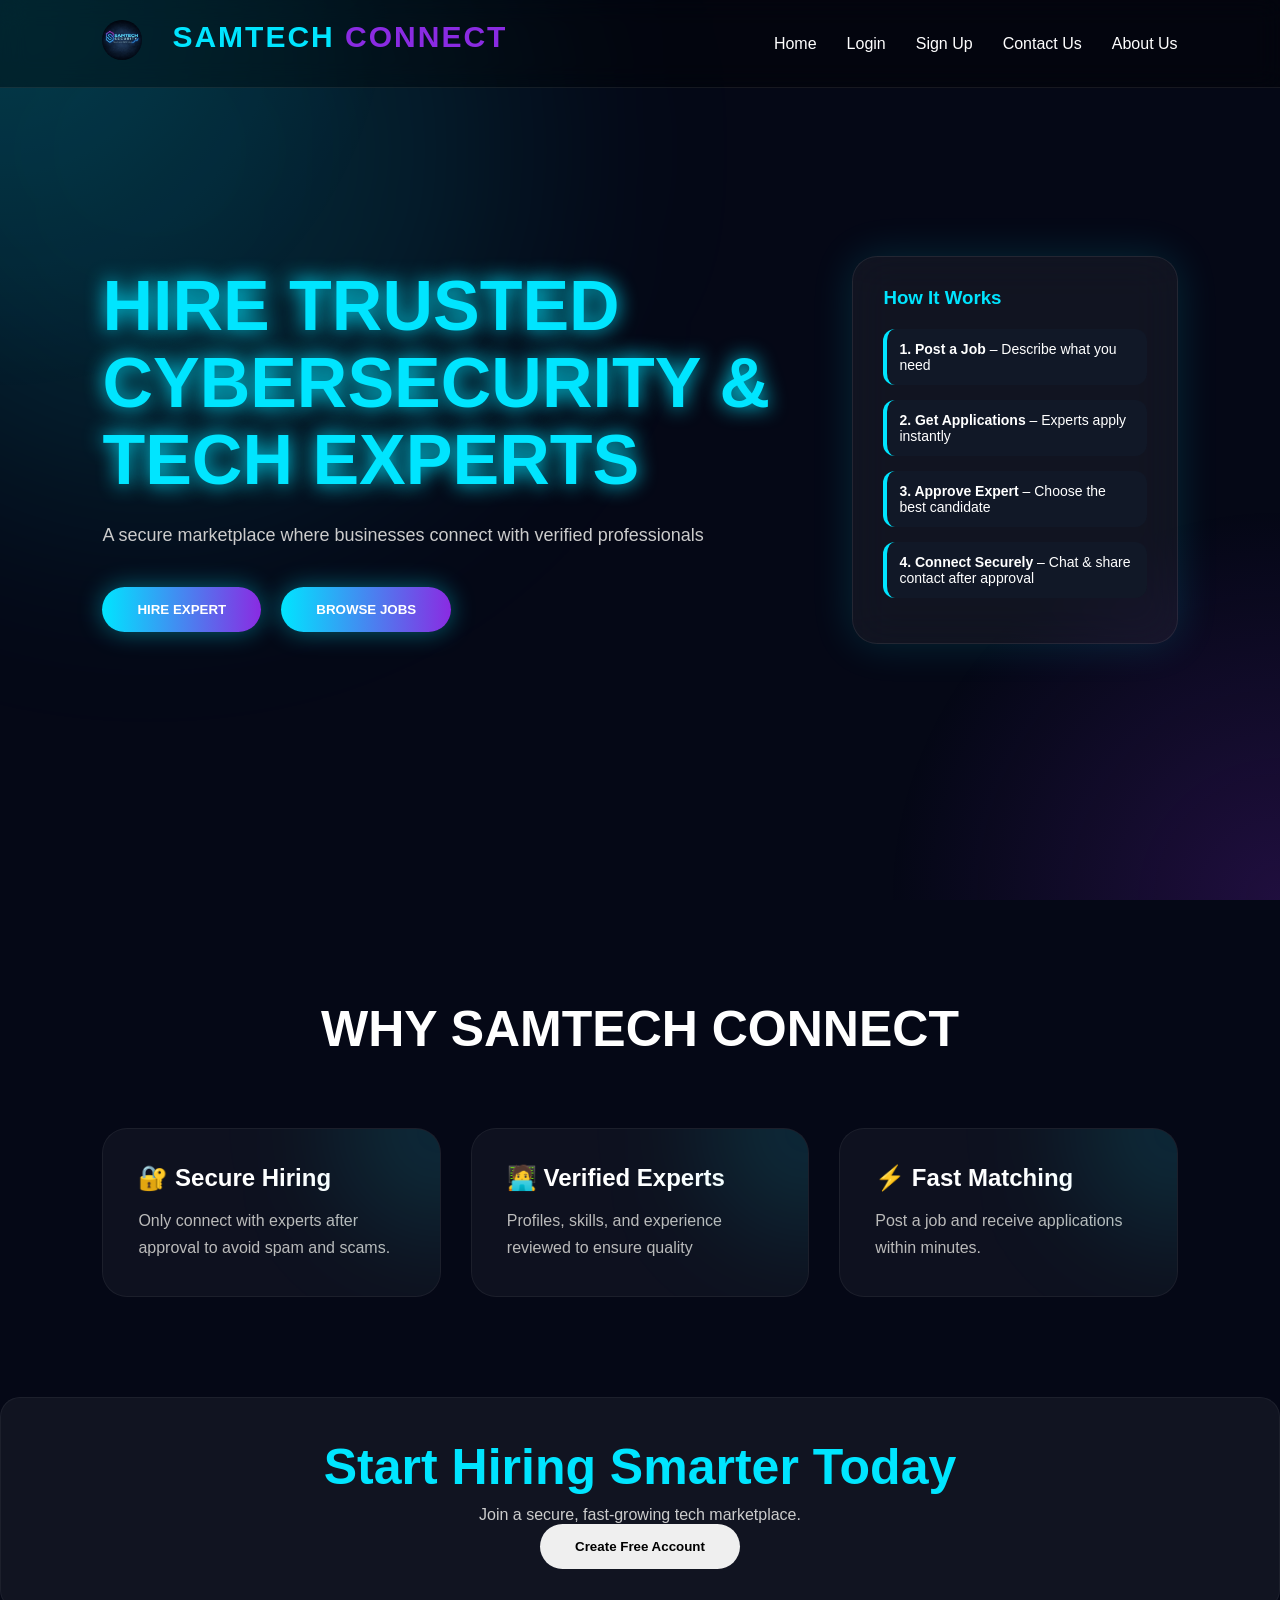
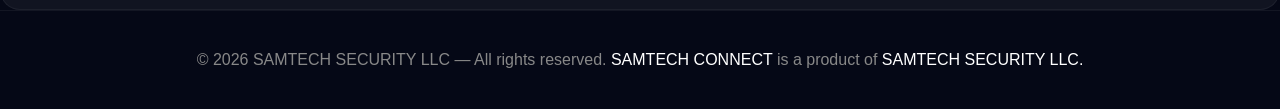
<file: frontend/index.html>
<!DOCTYPE html>

<html lang="en">
<head>
<meta charset="UTF-8">
<meta name="viewport" content="width=device-width, initial-scale=1.0">
<title>SAMTECH CONNECT</title>

<link href="https://fonts.googleapis.com/css2?family=Inter:wght@300;400;600;700&display=swap" rel="stylesheet">
<link rel="stylesheet" href="css/styles.css">


</head>

<body>

<div class="container">

<!-- NAV -->

  <nav>
        <div class="logo">
        <ul>
         <li><img style="height: 40px; width: 40px; border-radius: 50%;" src="images/samtech-security.png" alt="Logo"></li>
         <li>SAMTECH <span>CONNECT</span></li>
        </ul>
    </div>

    <ul>
      <li><a href="#">Home</a></li>
      <li><a href="login.html">Login</a></li>
      <li><a href="register.html">Sign Up</a></li>
      <li><a href="https://samtech-security.netlify.app#contact">Contact Us</a></li>
      <li><a href="https://samtech-security.netlify.app/history.html">About Us</a></li>
    </ul>
  </nav>



  <!-- HERO SECTION -->

  <section class="hero">

    <div class="hero-content" data-aos="fade-right">

      <h1>
         <span>Hire Trusted Cybersecurity & Tech Experts</span> 
      </h1>

      <p>
       A secure marketplace where businesses connect with verified professionals
      </p>

      <div class="hero-buttons">
        <button class="btn btn-primary" onclick="location.href='register.html'">
           HIRE EXPERT
        </button>
        <button class="btn btn-primary" onclick="location.href='marketplace.html'">
          BROWSE JOBS
        </button>
      </div>

    </div>

<!-- HOW IT WORKS -->


    <div class="hero-card" data-aos="fade-left">

      <h3>How It Works</h3>

      <div class="threat">
        <strong>1. Post a Job</strong> – Describe what you need
      </div>

      <div class="threat">
        <strong>2. Get Applications</strong> – Experts apply instantly
      </div>

      <div class="threat">
        <strong>3. Approve Expert</strong> – Choose the best candidate
      </div>

      <div class="threat">
        <strong>4. Connect Securely</strong> – Chat & share contact after approval
      </div>

    </div>

  </section>


<section id="services">

    <div class="section-title" data-aos="fade-up">
      <h2>WHY SAMTECH CONNECT</h2>
      <p></p>
    </div>

    <div class="services-grid">

      <div class="service-card" data-aos="zoom-in">
        <i class="fa-solid fa-user-secret"></i>
        <h3>🔐 Secure Hiring</h3>
        <p>Only connect with experts after approval to avoid spam and scams.</p>
      </div>

      <div class="service-card" data-aos="zoom-in">
        <i class="fa-solid fa-shield-halved"></i>
        <h3>🧑‍💻 Verified Experts</h3>
        <p>Profiles, skills, and experience reviewed to ensure quality</p>
      </div>

      <div class="service-card" data-aos="zoom-in">
        <i class="fa-solid fa-bug"></i>
        <h3>⚡ Fast Matching</h3>
        <p>Post a job and receive applications within minutes.</p>
      </div>



    </div>

</section>



<!-- FINAL CTA -->


    <div class="stats">

      <div class="stat-box" data-aos="fade-up">
        <h3>Start Hiring Smarter Today</h3>
        <p>Join a secure, fast-growing tech marketplace.</p>
        <button class="btn primary" onclick="location.href='register.html'">
         Create Free Account
        </button>
      </div>


    </div>

  </section>


<!-- FOOTER -->

<footer>
  © 2026 SAMTECH SECURITY LLC — All rights reserved. <a href="#">SAMTECH CONNECT</a> is a product of <span><a href="https://samtech-security.netlify.app#">SAMTECH SECURITY LLC.</a></span>
</footer>

</div>

</body>
</html>
</file>
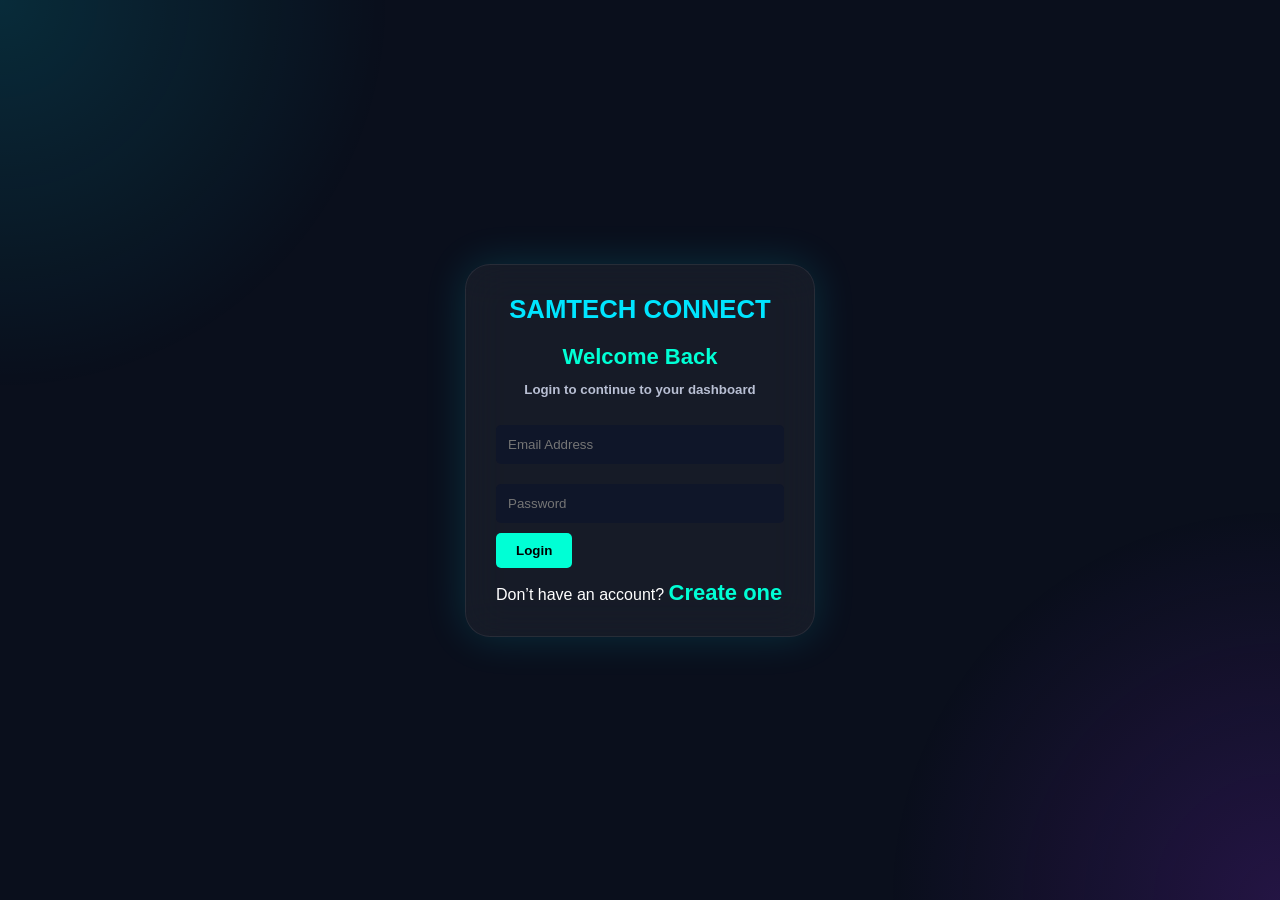
<file: frontend/applicants.html>
<!DOCTYPE html>
<html lang="en">
<head>
  <meta charset="UTF-8" />
  <meta name="viewport" content="width=device-width, initial-scale=1.0" />
  <title>Applicants | SAMTECH CONNECT</title>
  <link rel="stylesheet" href="css/style.css" />
</head>
<body>
  <script>
    const role = localStorage.getItem("role");
    if (!role) {
      window.location.href = "login.html";
    } else if (role !== "client") {
      window.location.href = "dashboard-expert.html";
    }
  </script>

  <div class="sidebar">
    <div class="logo">SAMTECH</div>
    <ul>
      <li><a href="dashboard-client.html">Dashboard</a></li>
      <li><a href="post-job.html">Post Job</a></li>
      <li><a href="messages.html">Messages</a></li>
      <li><a href="profile.html">Profile</a></li>
      <li><a href="#" onclick="logout()">Logout</a></li>
    </ul>
  </div>

  <div class="main">
    <div class="topbar">
      <h2>Job Applicants</h2>
      <div class="profile">
        <span id="userName">Client</span>
      </div>
    </div>

    <div class="card">
      <h3>Applicants List</h3>
      <div id="applicantsContainer">Loading applicants...</div>
    </div>
  </div>

  <script>
    const API_URL = "https://samtech-connect.onrender.com/api";
    const token = localStorage.getItem("token");
    const userName = localStorage.getItem("name") || "Client";
    document.getElementById("userName").textContent = userName;

    function logout() {
      localStorage.clear();
      window.location.href = "login.html";
    }

    function getJobId() {
      const params = new URLSearchParams(window.location.search);
      return params.get("jobId");
    }

    async function loadApplicants() {
      const jobId = getJobId();
      const container = document.getElementById("applicantsContainer");

      if (!jobId) {
        container.innerHTML = "<p>No job selected.</p>";
        return;
      }

      try {
        const res = await fetch(`${API_URL}/applications/job/${jobId}`, {
          headers: {
            "Authorization": token
          }
        });

        const applications = await res.json();

        if (!Array.isArray(applications)) {
          container.innerHTML = `<p>${applications.msg || "Unable to load applicants."}</p>`;
          return;
        }

        if (applications.length === 0) {
          container.innerHTML = "<p>No applicants yet for this job.</p>";
          return;
        }

        container.innerHTML = applications.map(app => `
          <div class="job-item">
            <div class="applicant-header">
              <img src="${app.expert?.profilePic || 'https://via.placeholder.com/80'}" class="mini-avatar" alt="avatar">
              <div>
                <h4>${app.expert?.name || "Expert"}</h4>
                <p><strong>Username:</strong> @${app.expert?.username || "unknown"}</p>
                <p><strong>Email:</strong> ${app.expert?.email || "Not available"}</p>
                <p><strong>Phone:</strong> ${app.expert?.contact?.phone || "Not available"}</p>
              </div>
            </div>

            <p><strong>Skills:</strong> ${Array.isArray(app.expert?.skills) ? app.expert.skills.join(", ") : "None listed"}</p>
            <p><strong>Bio:</strong> ${app.expert?.bio || "No bio provided."}</p>
            <p><strong>Status:</strong> <span class="status-badge status-${app.status}">${app.status}</span></p>

            <div class="action-row">
              <button onclick="updateStatus('${app._id}', 'accepted')">Approve</button>
              <button class="danger-btn" onclick="updateStatus('${app._id}', 'rejected')">Reject</button>
              <button onclick="openChatWith('${app.expert?.username || ""}')">Message Expert</button>
            </div>
          </div>
        `).join("");
      } catch (error) {
        console.error(error);
        container.innerHTML = "<p>Server connection failed.</p>";
      }
    }

    async function updateStatus(applicationId, status) {
      try {
        const res = await fetch(`${API_URL}/applications/${applicationId}/status`, {
          method: "PUT",
          headers: {
            "Content-Type": "application/json",
            "Authorization": token
          },
          body: JSON.stringify({ status })
        });

        const data = await res.json();

        if (!res.ok) {
          alert(data.msg || "Failed to update status");
          return;
        }

        alert("Application updated successfully");
        loadApplicants();
      } catch (error) {
        console.error(error);
        alert("Server connection failed");
      }
    }

    function openChatWith(username) {
      if (!username) return;
      window.location.href = `messages.html?username=${encodeURIComponent(username)}`;
    }

    loadApplicants();
  </script>
</body>
</html>
</file>
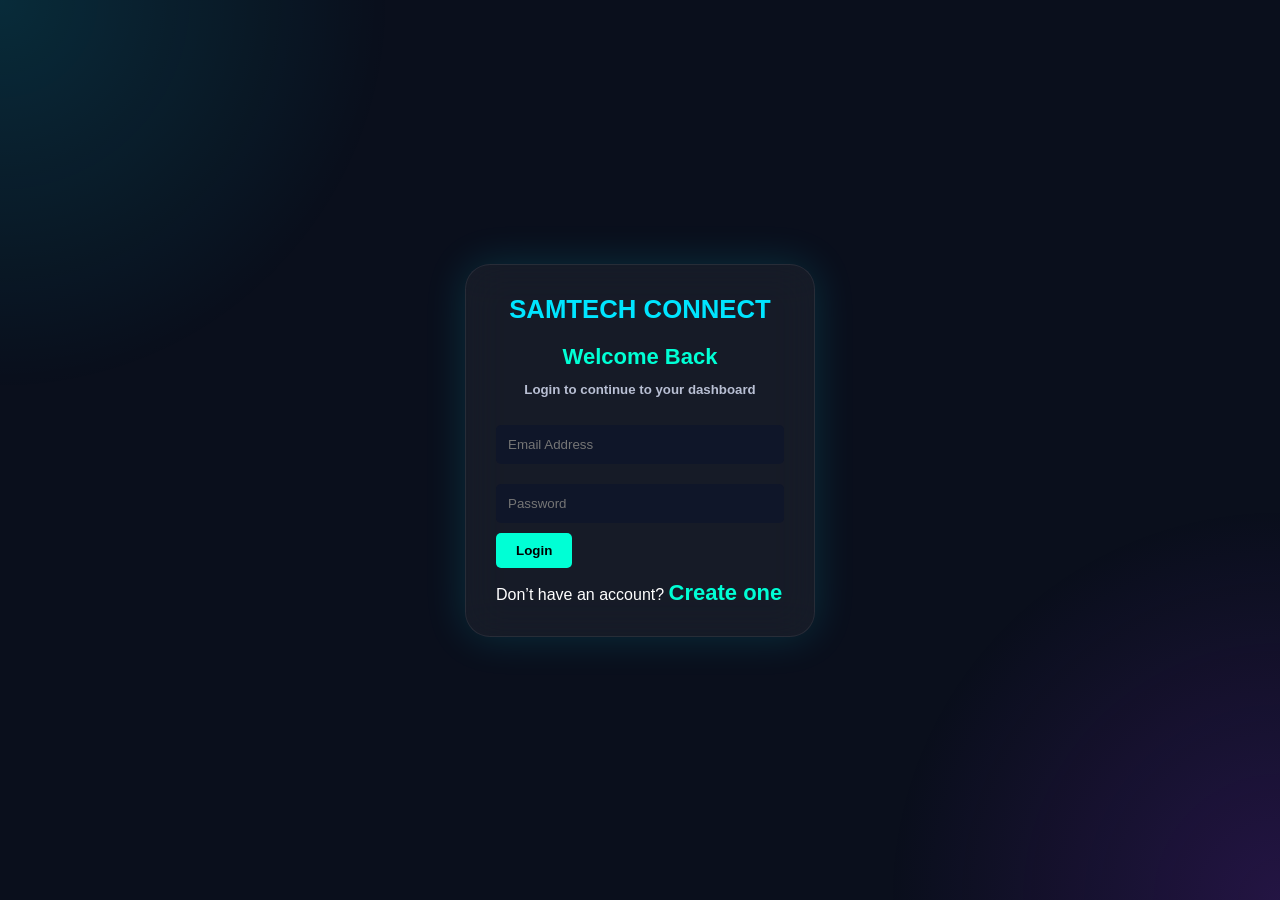
<file: frontend/applications.html>
<!DOCTYPE html>
<html lang="en">
<head>
  <meta charset="UTF-8" />
  <meta name="viewport" content="width=device-width, initial-scale=1.0" />
  <title>My Applications | SAMTECH CONNECT</title>
  <link rel="stylesheet" href="css/style.css" />
</head>
<body>
  <script>
    const role = localStorage.getItem("role");
    if (!role) {
      window.location.href = "login.html";
    } else if (role !== "expert") {
      window.location.href = "dashboard-client.html";
    }
  </script>

  <div class="sidebar">
    <div class="logo">SAMTECH CONNECT</div>
    <ul>
      <li><a href="dashboard-expert.html">Dashboard</a></li>
      <li><a href="marketplace.html">Available Jobs</a></li>
      <li><a href="applications.html">My Applications</a></li>
      <li><a href="messages.html">Messages</a></li>
      <li><a href="profile.html">Profile</a></li>
      <li><a href="#" onclick="logout()">Logout</a></li>
    </ul>
  </div>

  <div class="main">
    <div class="topbar">
      <h2>My Applications</h2>
      <div class="profile">
        <span id="userName">Expert</span>
      </div>
    </div>

    <div class="card">
      <h3>Application History</h3>
      <p class="muted-left">Track the jobs you have applied for and their current status.</p>
      <div id="applicationsContainer">Loading applications...</div>
    </div>
  </div>

  <script>
    const API_URL = "https://samtech-connect.onrender.com/api";
    const token = localStorage.getItem("token");
    const userName = localStorage.getItem("name") || "Expert";

    document.getElementById("userName").textContent = userName;

    function logout() {
      localStorage.clear();
      window.location.href = "login.html";
    }

    async function loadApplications() {
      const container = document.getElementById("applicationsContainer");

      try {
        const res = await fetch(`${API_URL}/applications/my`, {
          headers: {
            "Authorization": token
          }
        });

        const applications = await res.json();

        if (!Array.isArray(applications)) {
          container.innerHTML = "<p>Unable to load applications.</p>";
          return;
        }

        if (applications.length === 0) {
          container.innerHTML = "<p>You have not applied for any jobs yet.</p>";
          return;
        }

        container.innerHTML = applications.map(app => `
          <div class="job-item">
            <h4>${app.job?.title || "Untitled Job"}</h4>
            <p><strong>Status:</strong> <span class="status-badge status-${app.status}">${app.status}</span></p>
            ${app.status === "accepted" ? `<p class="success-text">You have been accepted. You can now connect with the client.</p>` : ""}
            ${app.status === "rejected" ? `<p class="danger-text">This application was not selected.</p>` : ""}
            ${app.status === "pending" ? `<p class="muted-left">Your application is still under review.</p>` : ""}
          </div>
        `).join("");
      } catch (error) {
        container.innerHTML = "<p>Server connection failed.</p>";
      }
    }

    loadApplications();
  </script>
</body>
</html>
</file>
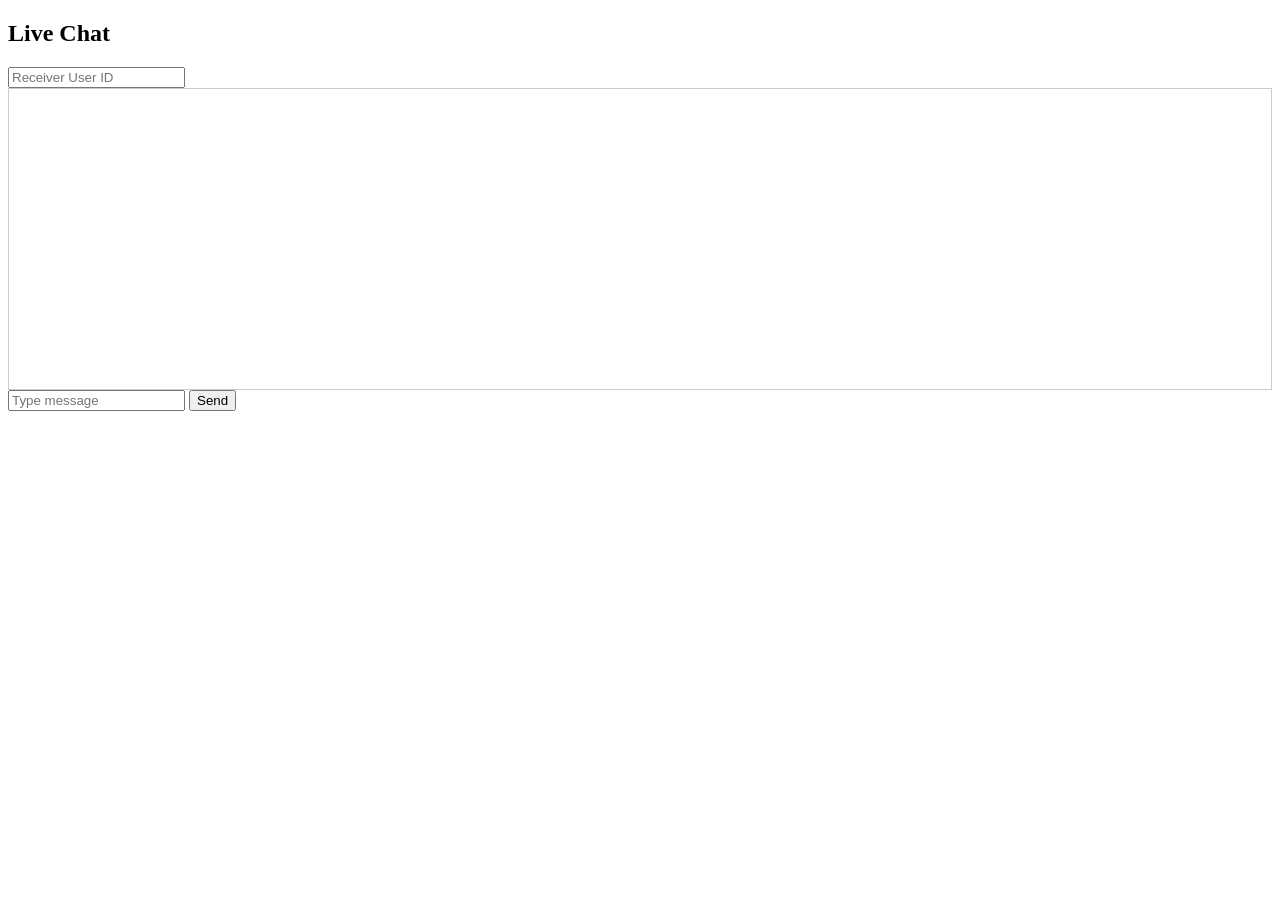
<file: frontend/chat.html>
<!DOCTYPE html>
<html>
<head>
<title>Live Chat | SAMTECH</title>
<script src="https://cdn.socket.io/4.5.4/socket.io.min.js"></script>
</head>

<body>

<h2>Live Chat</h2>

<input id="receiverId" placeholder="Receiver User ID">

<div id="chatBox" style="border:1px solid #ccc;height:300px;overflow:auto"></div>

<input id="messageInput" placeholder="Type message">

<button onclick="sendMessage()">Send</button>

<script>

const socket = io("https://samtech-connect.onrender.com")

const myId = localStorage.getItem("userId") // store this after login

// register user
socket.emit("register", myId)

// receive message
socket.on("receiveMessage", (msg)=>{

const chat = document.getElementById("chatBox")

chat.innerHTML += `<p><b>${msg.from}:</b> ${msg.message}</p>`

})

// send message
function sendMessage(){

const message = document.getElementById("messageInput").value
const to = document.getElementById("receiverId").value

socket.emit("sendMessage", {
from: myId,
to: to,
message: message
})

const chat = document.getElementById("chatBox")
chat.innerHTML += `<p><b>You:</b> ${message}</p>`

}
async function loadMessages(){

const token = localStorage.getItem("token")
const to = document.getElementById("receiverId").value

const res = await fetch(`https://samtech-connect.onrender.com/api/messages/${to}`,{
headers:{ "Authorization":token }
})

const data = await res.json()

const chat = document.getElementById("chatBox")

chat.innerHTML=""

data.forEach(msg=>{
chat.innerHTML += `<p><b>${msg.from}:</b> ${msg.message}</p>`
})

}
</script>

</body>
</html>
</file>
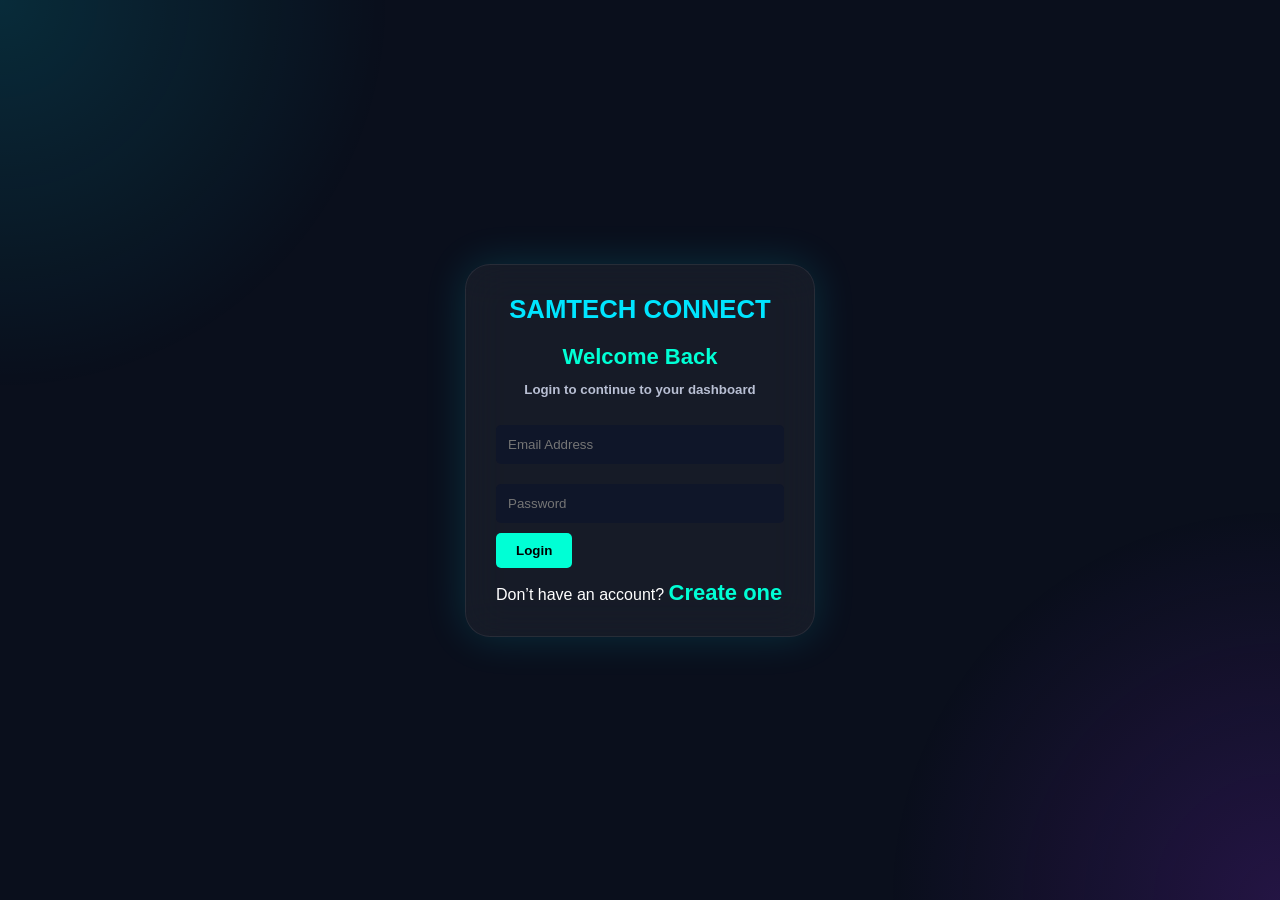
<file: frontend/login.html>
<!DOCTYPE html>
<html lang="en">
<head>
  <meta charset="UTF-8" />
  <meta name="viewport" content="width=device-width, initial-scale=1.0" />
  <title>Login | SAMTECH CONNECT</title>
  <link rel="stylesheet" href="css/style.css" />
  <link rel="stylesheet" href="css/styles.css">
  <script src="js/config.js"></script>
</head>
<body class="auth-page">
  <div class="hero-card" data-aos="fade-left">
    
    <div class="brand">
      <h3> SAMTECH CONNECT</h3>
      <h4>Welcome Back</h4>
    </div>
       <h5 class="muted">Login to continue to your dashboard</h5>

    <form id="loginForm">
      <input type="email" id="email" placeholder="Email Address" required />
      <input type="password" id="password" placeholder="Password" required />
      <button type="submit">Login</button>
    </form>

    <p id="message" class="form-message"></p>

    <p2>
      Don’t have an account? <a href="register.html" class="brand">Create one</a>
    </p2>
  </div>

<script src="js/auth.js"></script>

<script>
document.getElementById("loginForm").addEventListener("submit", async (e) => {
  e.preventDefault();

  const email = document.getElementById("email").value;
  const password = document.getElementById("password").value;

  const res = await fetch(`${API_URL}/auth/login`, {
    method: "POST",
    headers: {"Content-Type":"application/json"},
    body: JSON.stringify({ email, password })
  });

  const data = await res.json();

  if (!res.ok) {
    alert(data.msg);
    return;
  }

  // RESET STORAGE
  localStorage.clear();

  localStorage.setItem("token", data.token);
  localStorage.setItem("role", data.user.role);
  localStorage.setItem("username", data.user.username);
  localStorage.setItem("name", data.user.name);
  localStorage.setItem("userId", data.user.id);

  if (data.user.role === "client") {
  window.location.href = "dashboard-client.html";
} else if (data.user.role === "expert") {
  window.location.href = "dashboard-expert.html";
} else if (data.user.role === "admin") {
  window.location.href = "admin.html";
}
});
</script>
</body>
</html>
</file>
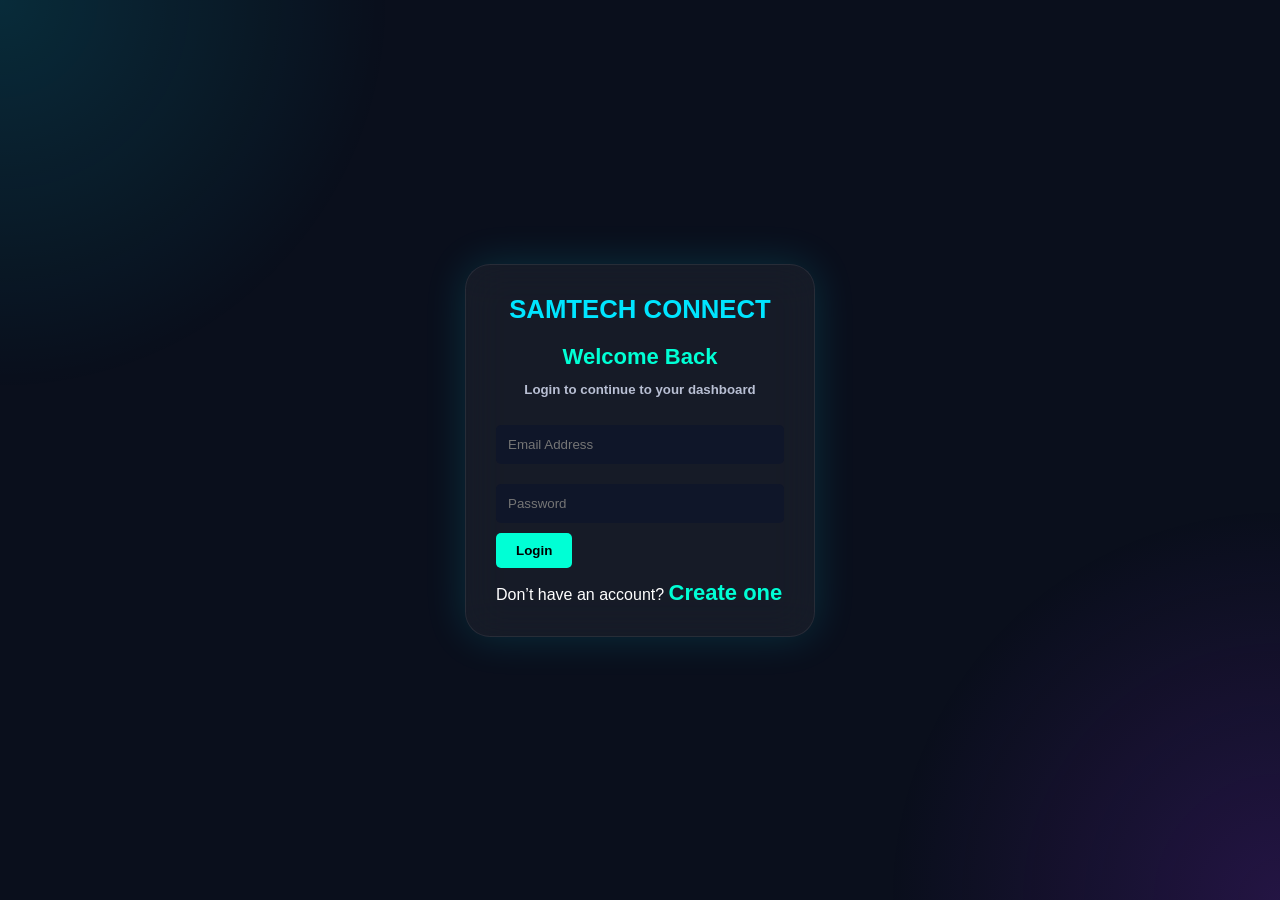
<file: frontend/messages.html>
<!DOCTYPE html>
<html lang="en">
<head>
  <meta charset="UTF-8" />
  <meta name="viewport" content="width=device-width, initial-scale=1.0" />
  <title>Messages | SAMTECH CONNECT</title>
  <link rel="stylesheet" href="css/style.css" />
  <script src="https://cdn.socket.io/4.5.4/socket.io.min.js"></script>
  <script src="js/config.js"></script>
</head>
<body>
  <script>
    const role = localStorage.getItem("role");
    if (!role) window.location.href = "login.html";
  </script>

  <div class="sidebar">
    <div class="logo">SAMTECH</div>
    <ul id="menuList"></ul>
  </div>

  <div class="main">
    <div class="topbar">
      <h2>Messages</h2>
      <div class="profile">
        <span id="userName">User</span>
      </div>
    </div>

    <div class="messages-layout">
      <div class="card contacts-panel">
        <h3>Chat Partner</h3>
        <p class="muted-left">Enter a username, not a database ID.</p>
        <input type="text" id="receiverUsername" placeholder="Enter username e.g. samwel1" />
        <button onclick="loadConversation()">Open Chat</button>
      </div>

      <div class="card chat-panel">
        <h3 id="chatTitle">Conversation</h3>
        <div id="chatBox" class="chat-box"></div>

        <div class="chat-input-row">
          <input type="text" id="messageInput" placeholder="Type your message..." />
          <button onclick="sendMessage()">Send</button>
        </div>
      </div>
    </div>
  </div>

  <script>
const user = requireAuth();
</script>

 <script>
  const token = localStorage.getItem("token");
  const myUsername = localStorage.getItem("username");
  const myName = localStorage.getItem("name") || "User";

  const socket = io(SOCKET_URL);
  socket.emit("register-user", myUsername);

  socket.on("receiveMessage", (msg) => {
    const activeUser = document.getElementById("receiverUsername").value.trim();
    if (msg.from?.username === activeUser || msg.to?.username === activeUser) {
      appendMessage(
        msg.from?.username === myUsername ? "You" : `@${msg.from?.username}`,
        msg.message,
        msg.from?.username === myUsername
      );
    }
  });

  async function loadConversation() {
    const username = document.getElementById("receiverUsername").value.trim();
    const res = await fetch(`${API_URL}/messages/user/${username}`, {
      headers: { "Authorization": token }
    });
    const messages = await res.json();
  }

  function sendMessage() {
    const toUsername = document.getElementById("receiverUsername").value.trim();
    const message = document.getElementById("messageInput").value.trim();

    if (!toUsername || !message) return;

    socket.emit("sendMessage", {
      fromUsername: myUsername,
      toUsername,
      message
    });
  }
</script>
</body>
</html>
</file>
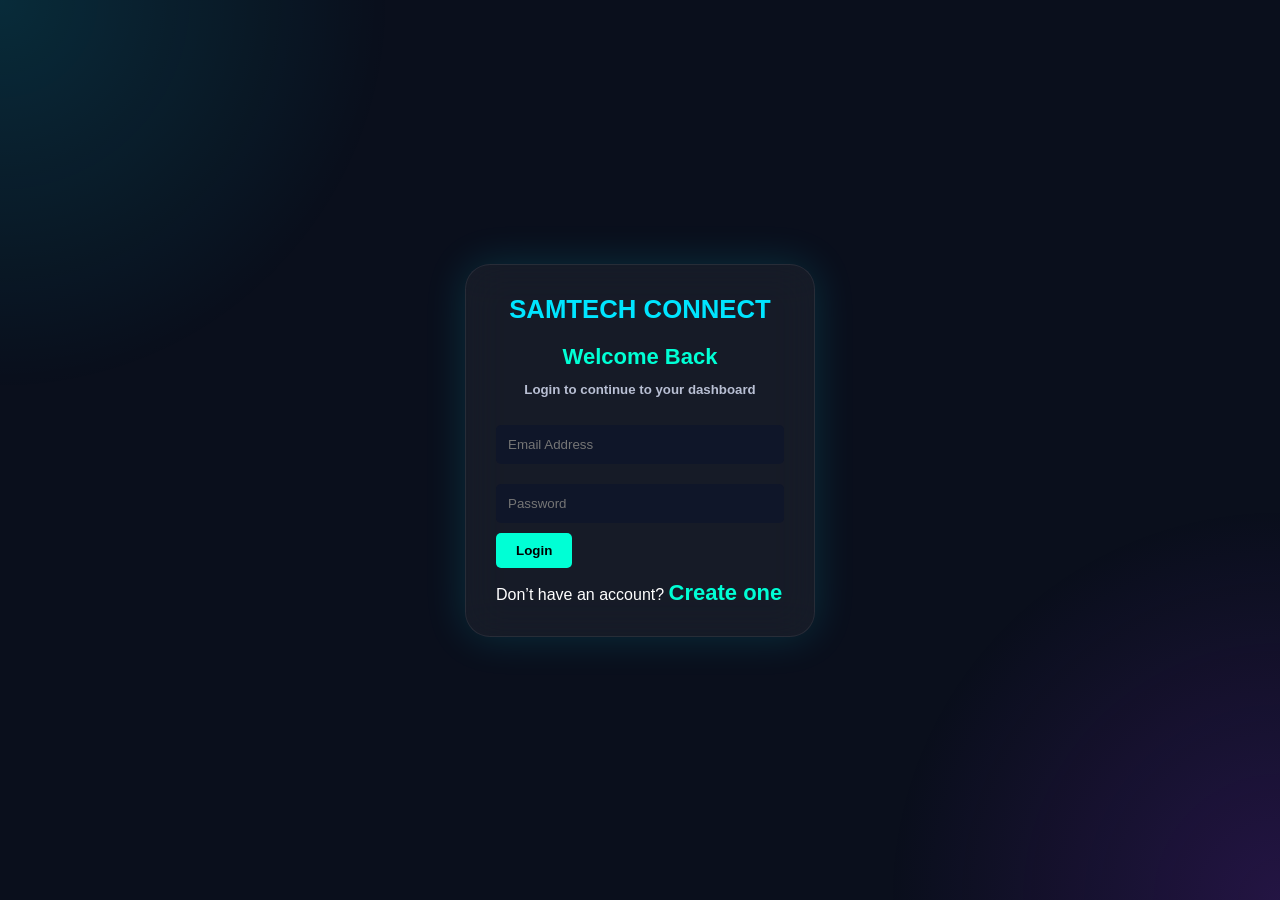
<file: frontend/post-job.html>
<!DOCTYPE html>
<html lang="en">
<head>
  <meta charset="UTF-8" />
  <meta name="viewport" content="width=device-width, initial-scale=1.0" />
  <title>Post Job | SAMTECH CONNECT</title>
  <link rel="stylesheet" href="css/style.css" />
</head>
<body>

  <script>
const user = requireAuth();

if (user.role !== "client") {
  window.location.href = redirectByRole(user.role);
}
</script>
  <script>
    const role = localStorage.getItem("role");
    if (!role) {
      window.location.href = "login.html";
    } else if (role !== "client") {
      window.location.href = "dashboard-expert.html";
    }
  </script>

  <div class="sidebar">
    <div class="logo">SAMTECH</div>
    <ul>
      <li><a href="dashboard-client.html">Dashboard</a></li>
      <li><a href="post-job.html">Post Job</a></li>
      <li><a href="messages.html">Messages</a></li>
      <li><a href="profile.html">Profile</a></li>
      <li><a href="#" onclick="logout()">Logout</a></li>
    </ul>
  </div>

  <div class="main">
    <div class="topbar">
      <h2>Post a New Job</h2>
      <div class="profile">
        <span id="userName">Client</span>
      </div>
    </div>

    <div class="card form-card">
      <h3>Create Job Listing</h3>
      <p class="muted-left">Describe the task and the skills you need.</p>

      <form id="jobForm">
        <input type="text" id="title" placeholder="Job Title" required />
        <textarea id="description" placeholder="Job Description" rows="6" required></textarea>
        <input type="text" id="skills" placeholder="Required Skills (comma separated)" required />
        <input type="date" id="deadline" />
        <button type="submit">Post Job</button>
      </form>

      <p id="jobMessage" class="form-message left"></p>
    </div>
  </div>

  <script>
    const API_URL = "https://samtech-connect.onrender.com/api";
    const token = localStorage.getItem("token");
    const userName = localStorage.getItem("name") || "Client";

    document.getElementById("userName").textContent = userName;

    function logout() {
      localStorage.clear();
      window.location.href = "login.html";
    }

    document.getElementById("jobForm").addEventListener("submit", async (e) => {
      e.preventDefault();

      const messageEl = document.getElementById("jobMessage");
      messageEl.textContent = "";

      const title = document.getElementById("title").value.trim();
      const description = document.getElementById("description").value.trim();
      const skills = document.getElementById("skills").value
        .split(",")
        .map(skill => skill.trim())
        .filter(Boolean);
      const deadline = document.getElementById("deadline").value;

      try {
        const res = await fetch(`${API_URL}/jobs`, {
          method: "POST",
          headers: {
            "Content-Type": "application/json",
            "Authorization": token
          },
          body: JSON.stringify({
            title,
            description,
            skills,
            deadline
          })
        });

        const data = await res.json();

        if (!res.ok) {
          messageEl.textContent = data.msg || "Failed to post job";
          return;
        }

        messageEl.style.color = "#7fffb2";
        messageEl.textContent = "Job posted successfully";
        document.getElementById("jobForm").reset();

        setTimeout(() => {
          window.location.href = "dashboard-client.html";
        }, 1000);
      } catch (error) {
        messageEl.textContent = "Unable to connect to server";
      }
    });
  </script>
</body>
</html>
</file>
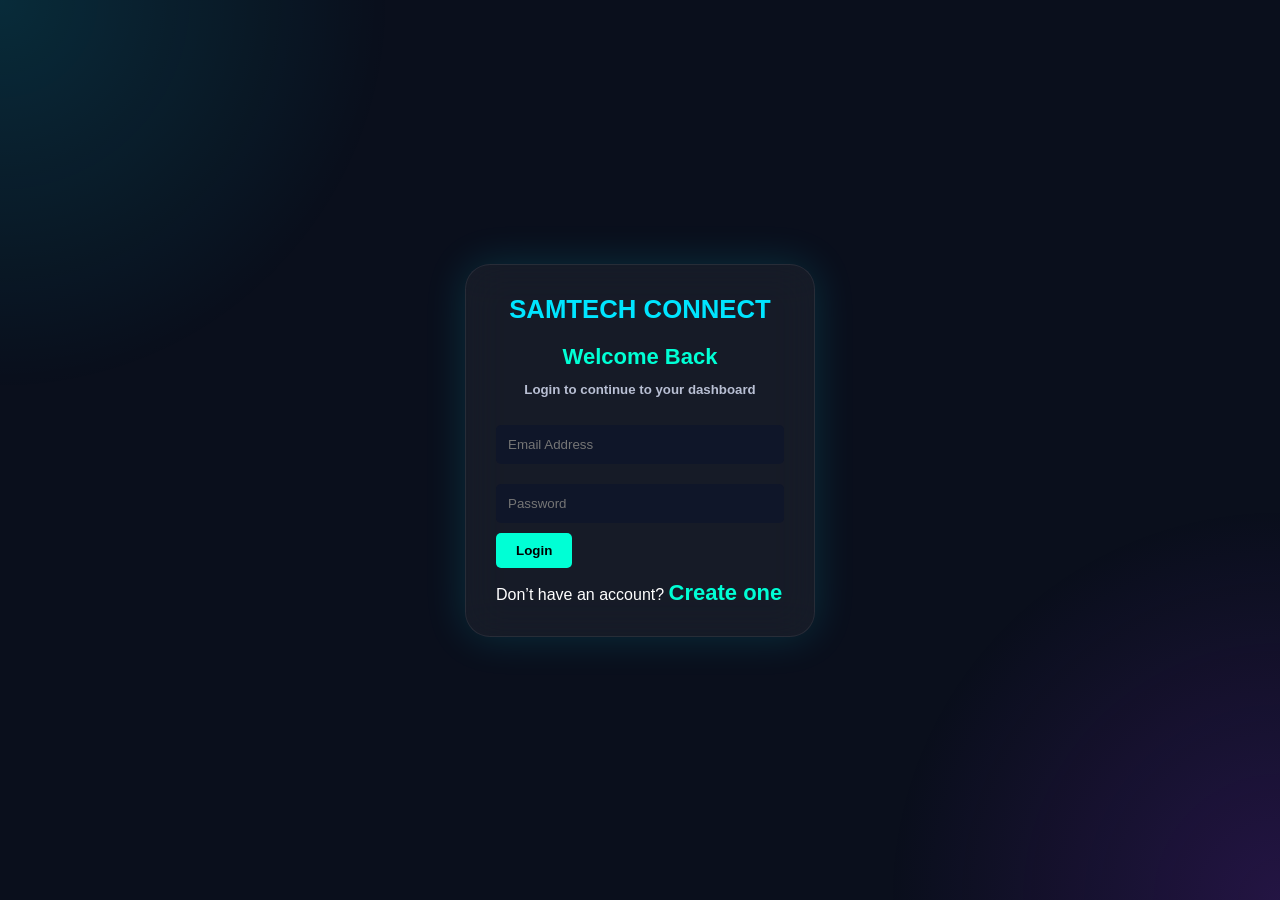
<file: frontend/profile.html>
<!DOCTYPE html>
<html lang="en">
<head>
  <meta charset="UTF-8" />
  <meta name="viewport" content="width=device-width, initial-scale=1.0" />
  <title>My Profile | SAMTECH CONNECT</title>
  <link rel="stylesheet" href="css/style.css" />
</head>
<body>
  <script>
    const role = localStorage.getItem("role");
    if (!role) {
      window.location.href = "login.html";
    }
  </script>

  <div class="sidebar">
    <div class="logo">SAMTECH CONNECT</div>
    <ul id="menuList"></ul>
  </div>

  <div class="main">
    <div class="topbar">
      <h2>My Profile</h2>
      <div class="profile">
        <span id="userName">User</span>
      </div>
    </div>

    <div class="profile-grid">
      <div class="card">
        <h3>Profile Overview</h3>
        <div id="profilePreview">Loading profile...</div>
      </div>

      <div class="card">
        <h3>Edit Profile</h3>
        <form id="profileForm">
          <input type="text" id="name" placeholder="Full Name" required />
          <textarea id="bio" placeholder="Write a short bio" rows="5"></textarea>
          <input type="text" id="skills" placeholder="Skills (comma separated)" />
          <input type="text" id="phone" placeholder="Phone Number" />
          <input type="email" id="contactEmail" placeholder="Contact Email" />
          <input type="text" id="profilePic" placeholder="Profile Image URL" />
          <button type="submit">Update Profile</button>
        </form>
        <p id="profileMessage" class="form-message left"></p>
      </div>
    </div>
  </div>

  <script>
    const API_URL = "https://samtech-connect.onrender.com/api";
    const token = localStorage.getItem("token");
    const roleValue = localStorage.getItem("role");
    const userName = localStorage.getItem("name") || "User";

    document.getElementById("userName").textContent = userName;

    const menuList = document.getElementById("menuList");

    if (roleValue === "client") {
      menuList.innerHTML = `
        <li><a href="dashboard-client.html">Dashboard</a></li>
        <li><a href="post-job.html">Post Job</a></li>
        <li><a href="messages.html">Messages</a></li>
        <li><a href="profile.html">Profile</a></li>
        <li><a href="#" onclick="logout()">Logout</a></li>
      `;
    } else {
      menuList.innerHTML = `
        <li><a href="dashboard-expert.html">Dashboard</a></li>
        <li><a href="marketplace.html">Available Jobs</a></li>
        <li><a href="applications.html">My Applications</a></li>
        <li><a href="messages.html">Messages</a></li>
        <li><a href="profile.html">Profile</a></li>
        <li><a href="#" onclick="logout()">Logout</a></li>
      `;
    }

    function logout() {
      localStorage.clear();
      window.location.href = "login.html";
    }

    async function loadProfile() {
      const preview = document.getElementById("profilePreview");

      try {
        const res = await fetch(`${API_URL}/users/me`, {
          headers: {
            "Authorization": token
          }
        });

        const user = await res.json();

        if (!res.ok) {
          preview.innerHTML = "<p>Unable to load profile.</p>";
          return;
        }

        localStorage.setItem("name", user.name || userName);
        document.getElementById("userName").textContent = user.name || userName;

        preview.innerHTML = `
          <div class="profile-preview-box">
            <div class="avatar-wrap">
              <img src="${user.profilePic || 'https://via.placeholder.com/120'}" alt="Profile Picture" class="avatar-preview" />
            </div>
            <h4>${user.name || ""}</h4>
            <p><strong>Role:</strong> ${user.role || ""}</p>
            <p>${user.bio || "No bio added yet."}</p>
            <p><strong>Skills:</strong> ${Array.isArray(user.skills) && user.skills.length ? user.skills.join(", ") : "None added"}</p>
            <p><strong>Phone:</strong> ${user.contact?.phone || "Not added"}</p>
            <p><strong>Email:</strong> ${user.contact?.email || user.email || "Not added"}</p>
          </div>
        `;

        document.getElementById("name").value = user.name || "";
        document.getElementById("bio").value = user.bio || "";
        document.getElementById("skills").value = Array.isArray(user.skills) ? user.skills.join(", ") : "";
        document.getElementById("phone").value = user.contact?.phone || "";
        document.getElementById("contactEmail").value = user.contact?.email || user.email || "";
        document.getElementById("profilePic").value = user.profilePic || "";
      } catch (error) {
        preview.innerHTML = "<p>Server connection failed.</p>";
      }
    }

    document.getElementById("profileForm").addEventListener("submit", async (e) => {
      e.preventDefault();

      const messageEl = document.getElementById("profileMessage");
      messageEl.textContent = "";

      const payload = {
        name: document.getElementById("name").value.trim(),
        bio: document.getElementById("bio").value.trim(),
        skills: document.getElementById("skills").value
          .split(",")
          .map(skill => skill.trim())
          .filter(Boolean),
        profilePic: document.getElementById("profilePic").value.trim(),
        contact: {
          phone: document.getElementById("phone").value.trim(),
          email: document.getElementById("contactEmail").value.trim()
        }
      };

      try {
        const res = await fetch(`${API_URL}/users/me`, {
          method: "PUT",
          headers: {
            "Content-Type": "application/json",
            "Authorization": token
          },
          body: JSON.stringify(payload)
        });

        const data = await res.json();

        if (!res.ok) {
          messageEl.textContent = data.msg || "Failed to update profile";
          return;
        }

        localStorage.setItem("name", data.name || payload.name);
        messageEl.style.color = "#7fffb2";
        messageEl.textContent = "Profile updated successfully";
        loadProfile();
      } catch (error) {
        messageEl.textContent = "Unable to connect to server";
      }
    });

    loadProfile();
  </script>
</body>
</html>
</file>
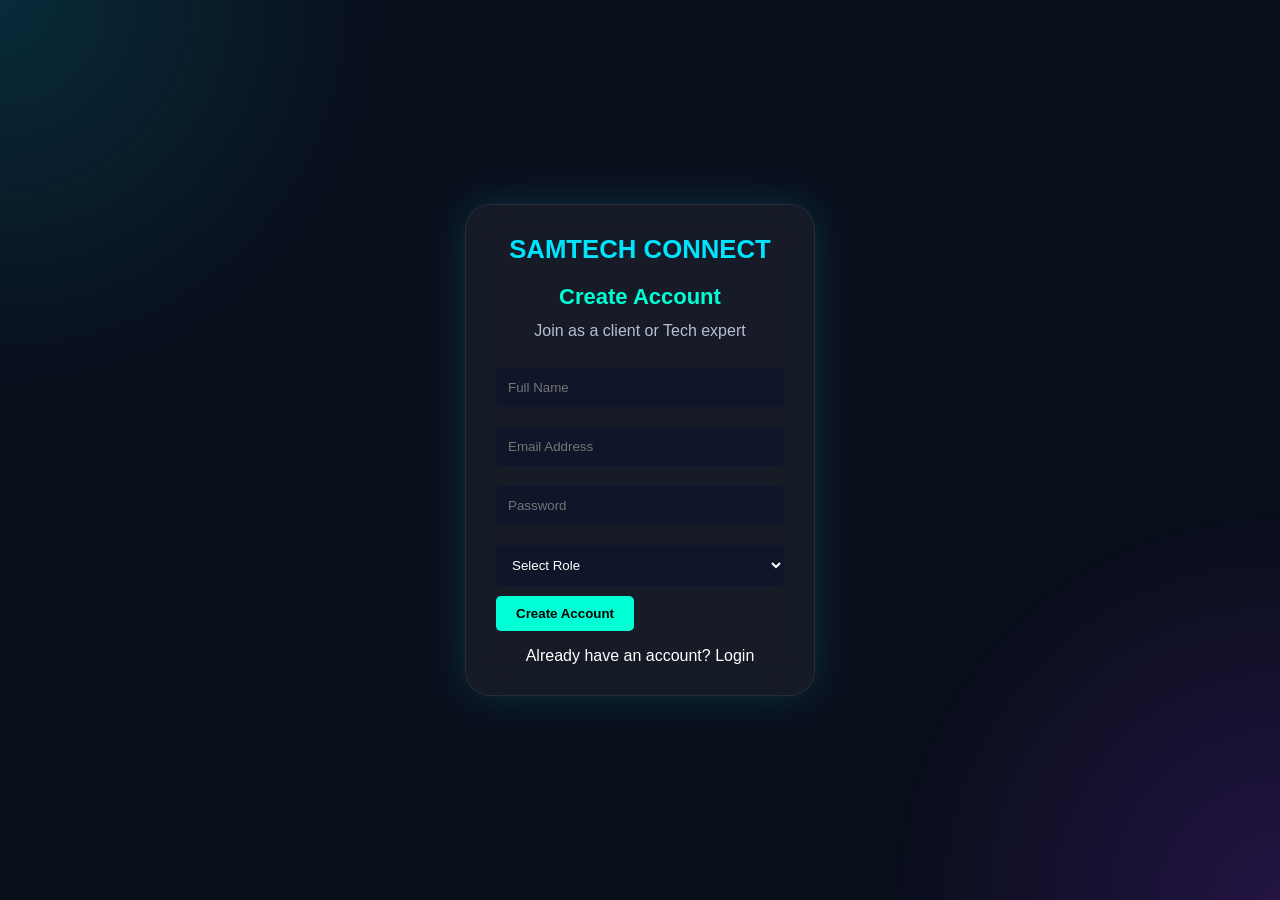
<file: frontend/register.html>
<!DOCTYPE html>
<html lang="en">
<head>
  <meta charset="UTF-8" />
  <meta name="viewport" content="width=device-width, initial-scale=1.0" />
  <title>Register | SAMTECH CONNECT</title>
  <link rel="stylesheet" href="css/style.css" />
  <link rel="stylesheet" href="css/styles.css">
  <script src="js/config.js"></script>
</head>
<body class="auth-page">
  <div class="hero-card" data-aos="fade-left">
    <div class="brand">
      <h3>SAMTECH CONNECT</h3>
      <h4>Create Account</h4>
    </div>
    <p class="muted">Join as a client or Tech expert</p>

    <form id="registerForm">
      <input type="text" id="name" placeholder="Full Name" required />
      <input type="email" id="email" placeholder="Email Address" required />
      <input type="password" id="password" placeholder="Password" required />

      <select id="role" required>
        <option value="">Select Role</option>
        <option value="client">Client</option>
        <option value="expert">Expert</option>
      </select>

      <button type="submit">Create Account</button>
    </form>

    <p id="message" class="form-message"></p>

    <p class="auth-link">
      Already have an account? <a href="login.html">Login</a>
    </p>
  </div>

<script>
  const messageEl = document.getElementById("message");

  document.getElementById("registerForm").addEventListener("submit", async (e) => {
    e.preventDefault();
    messageEl.textContent = "";

    const payload = {
      name: document.getElementById("name").value.trim(),
      email: document.getElementById("email").value.trim(),
      password: document.getElementById("password").value.trim(),
      role: document.getElementById("role").value
    };

    try {
      const res = await fetch(`${API_URL}/auth/register`, {
        method: "POST",
        headers: { "Content-Type": "application/json" },
        body: JSON.stringify(payload)
      });

      const data = await res.json();

      if (!res.ok) {
        messageEl.textContent = data.msg || "Registration failed";
        return;
      }

      messageEl.textContent = data.msg || "Registration successful";

      setTimeout(() => {
        window.location.href = "login.html";
      }, 1200);
    } catch (error) {
      console.error(error);
      messageEl.textContent = "Server not reachable";
    }
  });
</script>
</body>
</html>
</file>
<file: frontend/css/styles.css>
*{
      margin:0;
      padding:0;
      box-sizing:border-box;
      scroll-behavior:smooth;
    }

    body{
      font-family:'Poppins',sans-serif;
      background:#050816;
      color:white;
      overflow-x:hidden;
    }

    body::before{
      content:'';
      position:fixed;
      width:100%;
      height:100%;
      background:
      radial-gradient(circle at top left,#00e5ff22,transparent 25%),
      radial-gradient(circle at bottom right,#8a2be233,transparent 25%);
      z-index:-1;
    }

    a{
      text-decoration:none;
      color:white;
    }

    section{
      padding:100px 8%;
    }

    /* NAVBAR */

    nav{
      position:fixed;
      width:100%;
      top:0;
      z-index:1000;
      padding:20px 8%;
      backdrop-filter:blur(12px);
      background:rgba(0,0,0,0.35);
      border-bottom:1px solid rgba(255,255,255,0.08);
      display:flex;
      justify-content:space-between;
      align-items:center;
    }

    .logo{
      font-size:30px;
      font-family:'Orbitron',sans-serif;
      font-weight:900;
      color:#00e5ff;
      letter-spacing:2px;
      margin-bottom: auto;
    }
    .img{
        padding-top: 10px;
    }

    .logo span{
      color:#8a2be2;
    }

    nav ul{
      display:flex;
      gap:30px;
      list-style:none;
    }

    nav ul li a{
      transition:.3s;
      font-weight:500;
    }

    nav ul li a:hover{
      color:#00e5ff;
    }

    /* HERO */

    .hero{
      height:100vh;
      display:flex;
      align-items:center;
      justify-content:space-between;
      gap:50px;
      position:relative;
    }

    .hero::before{
      content:'';
      position:absolute;
      width:700px;
      height:700px;
      background:#00e5ff20;
      filter:blur(120px);
      border-radius:50%;
      top:-200px;
      left:-200px;
    }

    .hero-content{
      max-width:700px;
      z-index:1;
    }

    .hero-content h1{
      font-size:70px;
      line-height:1.1;
      margin-bottom:20px;
      font-family:'Orbitron',sans-serif;
      text-transform:uppercase;
    }

    .hero-content h1 span{
      color:#00e5ff;
      text-shadow:0 0 20px #00e5ff;
    }

    .hero-content p{
      font-size:18px;
      line-height:1.8;
      color:#ccc;
      margin-bottom:35px;
    }

    .hero-buttons{
      display:flex;
      gap:20px;
    }

    .btn{
      padding:15px 35px;
      border-radius:50px;
      font-weight:600;
      transition:.4s;
      border:none;
      cursor:pointer;
    }

    .btn-primary{
      background:linear-gradient(90deg,#00e5ff,#8a2be2);
      color:white;
      box-shadow:0 0 25px #00e5ff66;
    }

    .btn-primary:hover{
      transform:translateY(-5px);
      box-shadow:0 0 35px #00e5ff;
    }

    .btn-secondary{
      background:transparent;
      border:2px solid #00e5ff;
      color:#00e5ff;
    }

    .btn-secondary:hover{
      background:#00e5ff;
      color:black;
    }

    .hero-card{
      background:rgba(255,255,255,0.05);
      border:1px solid rgba(255,255,255,0.08);
      padding:30px;
      border-radius:25px;
      backdrop-filter:blur(20px);
      width:350px;
      box-shadow:0 0 40px rgba(0,229,255,0.15);
    }

    .hero-card h3{
      color:#00e5ff;
      margin-bottom:20px;
    }

    .threat{
      margin-bottom:15px;
      padding:12px;
      border-radius:12px;
      background:#111827;
      border-left:4px solid #00e5ff;
      font-size:14px;
    }

    /* SERVICES */

    .section-title{
      text-align:center;
      margin-bottom:70px;
    }

    .section-title h2{
      font-size:50px;
      font-family:'Orbitron',sans-serif;
      margin-bottom:15px;
    }

    .section-title p{
      color:#bbb;
    }

    .services-grid{
      display:grid;
      grid-template-columns:repeat(auto-fit,minmax(280px,1fr));
      gap:30px;
    }

    .service-card{
      background:rgba(255,255,255,0.04);
      border:1px solid rgba(255,255,255,0.06);
      border-radius:25px;
      padding:35px;
      transition:.4s;
      position:relative;
      overflow:hidden;
    }

    .service-card::before{
      content:'';
      position:absolute;
      width:200px;
      height:200px;
      background:#00e5ff22;
      top:-100px;
      right:-100px;
      border-radius:50%;
      filter:blur(60px);
    }

    .service-card:hover{
      transform:translateY(-10px);
      border-color:#00e5ff;
      box-shadow:0 0 30px rgba(0,229,255,0.2);
    }

    .service-card i{
      font-size:45px;
      color:#00e5ff;
      margin-bottom:25px;
    }

    .service-card h3{
      margin-bottom:15px;
      font-size:24px;
    }

    .service-card p{
      color:#bbb;
      line-height:1.7;
    }

    /* STATS */

    .stats{
      display:grid;
      grid-template-columns:repeat(auto-fit,minmax(220px,1fr));
      gap:30px;
    }

    .stat-box{
      background:rgba(255,255,255,0.05);
      padding:40px;
      border-radius:20px;
      text-align:center;
      border:1px solid rgba(255,255,255,0.05);
    }

    .stat-box h3{
      font-size:50px;
      color:#00e5ff;
      margin-bottom:10px;
    }

    .stat-box p{
      color:#ccc;
    }

    /* WHY US */

    .why-grid{
      display:grid;
      grid-template-columns:repeat(auto-fit,minmax(250px,1fr));
      gap:25px;
    }

    .why-card{
      background:#0f172a;
      border-radius:20px;
      padding:30px;
      border:1px solid rgba(255,255,255,0.05);
      transition:.4s;
    }

    .why-card:hover{
      transform:translateY(-8px);
      box-shadow:0 0 25px #00e5ff22;
    }

    .why-card i{
      color:#00e5ff;
      font-size:35px;
      margin-bottom:20px;
    }

    /* TESTIMONIALS */

    .testimonial-grid{
      display:grid;
      grid-template-columns:repeat(auto-fit,minmax(300px,1fr));
      gap:30px;
    }

    .testimonial{
      background:rgba(255,255,255,0.04);
      padding:35px;
      border-radius:25px;
      border:1px solid rgba(255,255,255,0.05);
    }

    .testimonial p{
      color:#ccc;
      margin-bottom:20px;
      line-height:1.7;
    }

    .testimonial h4{
      color:#00e5ff;
    }

    /* CTA */

    .cta{
      text-align:center;
      background:linear-gradient(90deg,#00e5ff22,#8a2be222);
      border-radius:30px;
      padding:80px 40px;
    }

    .cta h2{
      font-size:55px;
      margin-bottom:20px;
      font-family:'Orbitron',sans-serif;
    }

    .cta p{
      color:#ccc;
      max-width:700px;
      margin:auto;
      margin-bottom:35px;
    }

    /* FOOTER */

    footer{
      padding:40px 8%;
      border-top:1px solid rgba(255,255,255,0.06);
      text-align:center;
      color:#888;
    }

    .socials{
      margin-bottom:20px;
    }

    .socials a{
      margin:0 10px;
      font-size:22px;
      color:#00e5ff;
      transition:.3s;
    }

    .socials a:hover{
      color:#8a2be2;
    }

    /* RESPONSIVE */

    @media(max-width:950px){

      .hero{
        flex-direction:column;
        justify-content:center;
        text-align:center;
        padding-top:120px;
      }

      .hero-content h1{
        font-size:48px;
      }

      nav ul{
        display:none;
      }

      .hero-buttons{
        justify-content:center;
      }

      .hero-card{
        width:100%;
      }

      .cta h2{
        font-size:38px;
      }
    }
</file>
<file: frontend/css/style.css>
/* Reset & Base */
* { margin:0; padding:0; box-sizing:border-box; font-family:Arial,sans-serif; }
body { background:#0a0f1c; color:white; }
a { text-decoration:none; color:#00ffd5; }
button { cursor:pointer; border:none; border-radius:5px; padding:10px 20px; font-weight:bold; background:#00ffd5; color:black; }
button:hover { background:#00c9a7; }

/* Containers */
.container { max-width:1200px; margin:0 auto; padding:20px; }
.card { background:#111a33; padding:20px; border-radius:10px; margin-bottom:20px; }
input, select, textarea { width:100%; padding:12px; margin:10px 0; border:none; border-radius:5px; background:#0f1629; color:white; }

/* Navbar */
nav { background:#0f1629; display:flex; justify-content:space-between; align-items:center; padding:20px 10%; }
nav a { margin-left:20px; color:white; }
nav a:hover { color:#00ffd5; }

/* Sidebar */
.sidebar { width:200px; height:100vh; background:rgba(255,255,255,0.05); padding:25px; position:fixed; border:1px solid rgba(255,255,255,0.08); border-radius:25px; backdrop-filter:blur(20px); box-shadow:0 0 40px rgba(0,229,255,0.15); }
.sidebar .logo { font-size:22px; font-weight:bold; color:#00ffd5; margin-bottom:40px; display:block; }
.sidebar ul { list-style:none; }
.sidebar ul li { margin:20px 0; }
.sidebar ul li a { color:white; }
.sidebar ul li a:hover { color:#00ffd5; }
 



/* Main content */
.main { margin-left:240px; padding:30px; }
.topbar { display:flex; justify-content:space-between; align-items:center; margin-bottom:30px; }
.profile { display:flex; align-items:center; gap:10px; }
.profile img { width:40px; border-radius:50%; }

/* Stats grid */
.stats { display:grid; grid-template-columns:repeat(auto-fit,minmax(200px,1fr)); gap:20px; margin-bottom:40px; }
.stats .card h3 { color:#00ffd5; margin-bottom:10px; }

/* Marketplace / Job Grid */
.service-grid { display:grid; grid-template-columns:repeat(auto-fit,minmax(220px,1fr)); gap:20px; }
.service-card h4 { color:#00ffd5; margin-bottom:10px; }

/* Footer */
footer { background:#0f1629; padding:30px 10%; text-align:center; color:#aaa; margin-top:50px; }

.auth-page {
  min-height: 100vh;
  display: flex;
  justify-content: center;
  align-items: center;
  background: #0a0f1c;
}

.auth-card {
  width: 100%;
  max-width: 400px;
  background: #111a33;
  padding: 32px;
  border-radius: 14px;
}

.brand {
  font-size: 22px;
  font-weight: bold;
  color: #00ffd5;
  margin-bottom: 12px;
  text-align: center;
}

.muted {
  color: #b8bfd3;
  margin-bottom: 18px;
  text-align: center;
}

.form-message {
  margin-top: 12px;
  color: #ff9b9b;
  text-align: center;
}

.auth-link {
  margin-top: 16px;
  text-align: center;
}

.job-item {
  background: #0f1629;
  padding: 16px;
  border-radius: 10px;
  margin-top: 14px;
}
.form-card form,
.card form {
  display: grid;
  gap: 14px;
}

.card textarea,
.card input,
.card select,
.auth-card input,
.auth-card select,
.auth-card textarea {
  width: 100%;
  padding: 12px 14px;
  border-radius: 10px;
  border: 1px solid #24304f;
  background: #0f1629;
  color: #fff;
  outline: none;
}

.card button,
.auth-card button,
.job-item button {
  background: #00ffd5;
  color: #07111f;
  border: none;
  padding: 12px 18px;
  border-radius: 10px;
  font-weight: 700;
  cursor: pointer;
}

.card button:hover,
.auth-card button:hover,
.job-item button:hover {
  opacity: 0.9;
}

.muted-left {
  color: #b8bfd3;
  margin-bottom: 14px;
}

.left {
  text-align: left;
}

.profile-grid {
  display: grid;
  grid-template-columns: 1fr 1.2fr;
  gap: 20px;
}

.profile-preview-box {
  line-height: 1.7;
}

.avatar-wrap {
  margin-bottom: 14px;
}

.avatar-preview {
  width: 120px;
  height: 120px;
  border-radius: 50%;
  object-fit: cover;
  border: 3px solid #00ffd5;
}

.status-badge {
  display: inline-block;
  padding: 6px 10px;
  border-radius: 999px;
  text-transform: capitalize;
  font-size: 13px;
  font-weight: 700;
}

.status-pending {
  background: rgba(255, 193, 7, 0.18);
  color: #ffd666;
}

.status-accepted {
  background: rgba(29, 185, 84, 0.18);
  color: #7fffb2;
}

.status-rejected {
  background: rgba(255, 77, 79, 0.18);
  color: #ff9b9b;
}

.success-text {
  color: #7fffb2;
}

.danger-text {
  color: #ff9b9b;
}

@media (max-width: 900px) {
  .profile-grid {
    grid-template-columns: 1fr;
  }
}
.messages-layout {
  display: grid;
  grid-template-columns: 320px 1fr;
  gap: 20px;
}

.contacts-panel,
.chat-panel {
  min-height: 500px;
}

.chat-box {
  height: 380px;
  overflow-y: auto;
  background: #0f1629;
  border: 1px solid #24304f;
  border-radius: 12px;
  padding: 16px;
  margin: 16px 0;
}

.chat-input-row {
  display: grid;
  grid-template-columns: 1fr 120px;
  gap: 12px;
}

.chat-row {
  display: flex;
  justify-content: flex-start;
  margin-bottom: 12px;
}

.chat-row.mine {
  justify-content: flex-end;
}

.chat-bubble {
  max-width: 75%;
  background: #17223d;
  padding: 12px 14px;
  border-radius: 14px;
  color: #fff;
}

.chat-bubble.mine {
  background: #00ffd5;
  color: #07111f;
}

.chat-sender {
  display: block;
  font-size: 12px;
  font-weight: 700;
  margin-bottom: 6px;
}

.contact-note {
  margin-top: 18px;
  padding: 14px;
  background: #0f1629;
  border-radius: 10px;
  color: #b8bfd3;
}

.table-wrap {
  overflow-x: auto;
}

.admin-table {
  width: 100%;
  border-collapse: collapse;
  margin-top: 14px;
}

.admin-table th,
.admin-table td {
  padding: 12px;
  border-bottom: 1px solid #24304f;
  text-align: left;
}

.admin-table th {
  color: #00ffd5;
}

.danger-btn {
  background: #ff4d4f;
  color: white;
  border: none;
  padding: 10px 14px;
  border-radius: 8px;
  cursor: pointer;
}

.danger-btn:hover {
  opacity: 0.9;
}

@media (max-width: 900px) {
  .messages-layout {
    grid-template-columns: 1fr;
  }
}
</file>
